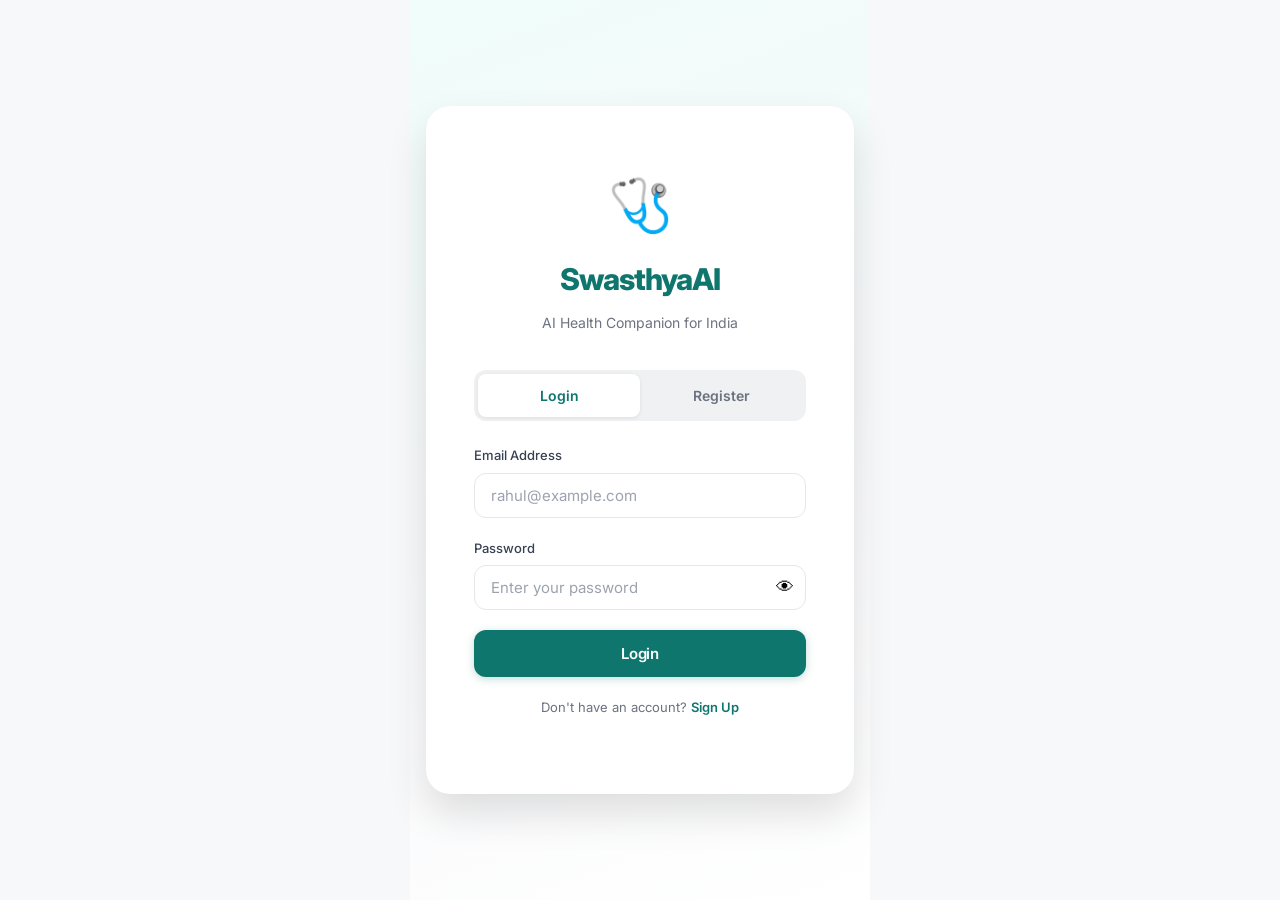
<file: frontend/index.html>
<!DOCTYPE html>
<html lang="en">
<head>
  <meta charset="UTF-8">
  <meta name="viewport" content="width=device-width, initial-scale=1.0">
  <title>SwasthyaAI — AI Health Companion</title>
  <link rel="stylesheet" href="css/style.css">
  <style>
    .auth-page {
      min-height: 100vh;
      background: linear-gradient(160deg, #F0FDFA 0%, #F7F8FA 50%, #FFFFFF 100%);
      display: flex;
      flex-direction: column;
      justify-content: center;
      padding: 24px 16px;
      max-width: 460px;
      margin: 0 auto;
    }
    .auth-card {
      background: white;
      border-radius: var(--radius-xl);
      padding: 40px 28px;
      box-shadow: var(--shadow-lg);
    }
    .logo-section { text-align: center; margin-bottom: 36px; }
    .logo-icon { font-size: 52px; margin-bottom: 8px; }
    .logo-title {
      font-size: 30px;
      font-weight: 800;
      color: var(--primary);
      letter-spacing: -0.03em;
    }
    .logo-subtitle {
      color: var(--text-muted);
      font-size: 14px;
      margin-top: 6px;
    }
    .radio-group { display: flex; gap: 12px; margin-top: 6px; flex-wrap: wrap; }
    .radio-label {
      display: flex;
      align-items: center;
      gap: 6px;
      font-size: 14px;
      cursor: pointer;
      padding: 8px 14px;
      border-radius: var(--radius-sm);
      border: 1.5px solid var(--border);
      transition: all 0.2s;
    }
    .radio-label:has(input:checked) {
      border-color: var(--primary);
      background: var(--primary-glow);
      color: var(--primary);
      font-weight: 500;
    }
    .password-wrapper { position: relative; }
    .password-wrapper .form-input { padding-right: 44px; }
    .toggle-password {
      position: absolute; right: 12px; top: 50%;
      transform: translateY(-50%); cursor: pointer;
      font-size: 18px; background: none; border: none;
    }
    .terms-row {
      display: flex; align-items: flex-start; gap: 8px;
      font-size: 13px; color: var(--text-muted);
    }
    .terms-row input { margin-top: 2px; accent-color: var(--primary); }
    .divider-text {
      text-align: center; color: var(--text-muted);
      font-size: 13px; margin: 20px 0;
    }
    .form-error {
      color: var(--danger);
      font-size: 13px;
      margin-top: 4px;
      background: #FEF2F2;
      padding: 8px 12px;
      border-radius: var(--radius-sm);
      border-left: 3px solid var(--danger);
    }

    @media (min-width: 768px) {
      .auth-card {
        padding: 56px 48px;
        box-shadow: var(--shadow-xl);
      }
    }
  </style>
</head>
<body>
  <div class="auth-page">
    <div class="auth-card">

    <!-- Logo -->
    <div class="logo-section">
      <div class="logo-icon">🩺</div>
      <div class="logo-title">SwasthyaAI</div>
      <div class="logo-subtitle">AI Health Companion for India</div>
    </div>

    <!-- Tabs -->
    <div class="tabs">
      <div class="tab active" id="tab-login" onclick="switchTab('login')">Login</div>
      <div class="tab" id="tab-register" onclick="switchTab('register')">Register</div>
    </div>

    <!-- LOGIN FORM -->
    <div id="login-form">
      <div class="form-group">
        <label class="form-label">Email Address</label>
        <input type="email" id="login-email" class="form-input"
               placeholder="rahul@example.com">
      </div>
      <div class="form-group">
        <label class="form-label">Password</label>
        <div class="password-wrapper">
          <input type="password" id="login-password" class="form-input"
                 placeholder="Enter your password">
          <button class="toggle-password" onclick="togglePassword('login-password')">👁</button>
        </div>
      </div>
      <div id="login-error" class="form-error" style="display:none;margin-bottom:12px;"></div>
      <button class="btn btn-primary" id="login-btn" onclick="handleLogin()">
        Login
      </button>
      <div class="divider-text">Don't have an account?
        <span style="color:var(--primary);cursor:pointer;font-weight:600;"
              onclick="switchTab('register')">Sign Up</span>
      </div>
    </div>

    <!-- REGISTER FORM -->
    <div id="register-form" style="display:none;">
      <div class="form-group">
        <label class="form-label">Full Name</label>
        <input type="text" id="reg-name" class="form-input"
               placeholder="Rahul Kumar">
      </div>
      <div style="display:flex;gap:12px;">
        <div class="form-group" style="flex:1">
          <label class="form-label">Age</label>
          <input type="number" id="reg-age" class="form-input"
                 placeholder="32" min="1" max="120">
        </div>
        <div class="form-group" style="flex:2">
          <label class="form-label">Gender</label>
          <select id="reg-gender" class="form-input">
            <option value="">Select</option>
            <option>Male</option>
            <option>Female</option>
            <option>Other</option>
            <option>Prefer not to say</option>
          </select>
        </div>
      </div>
      <div class="form-group">
        <label class="form-label">City</label>
        <input type="text" id="reg-city" class="form-input" placeholder="Pune">
      </div>
      <div class="form-group">
        <label class="form-label">Dietary Preference</label>
        <div class="radio-group">
          <label class="radio-label">
            <input type="radio" name="diet" value="veg" checked> Veg
          </label>
          <label class="radio-label">
            <input type="radio" name="diet" value="non-veg"> Non-Veg
          </label>
          <label class="radio-label">
            <input type="radio" name="diet" value="vegan"> Vegan
          </label>
        </div>
      </div>
      <div class="form-group">
        <label class="form-label">Preferred Language</label>
        <select id="reg-language" class="form-input">
          <option value="english">English</option>
          <option value="hindi">Hindi</option>
          <option value="marathi">Marathi</option>
        </select>
      </div>
      <div class="form-group">
        <label class="form-label">Email Address</label>
        <input type="email" id="reg-email" class="form-input"
               placeholder="rahul@example.com">
      </div>
      <div class="form-group">
        <label class="form-label">Password</label>
        <div class="password-wrapper">
          <input type="password" id="reg-password" class="form-input"
                 placeholder="Min 8 chars, 1 uppercase, 1 special">
          <button class="toggle-password"
                  onclick="togglePassword('reg-password')">👁</button>
        </div>
      </div>
      <div class="form-group">
        <div class="terms-row">
          <input type="checkbox" id="reg-terms">
          <label for="reg-terms">I agree to the Terms & Conditions
            and Privacy Policy</label>
        </div>
      </div>
      <div id="register-error"
           class="form-error" style="display:none;margin-bottom:12px;"></div>
      <button class="btn btn-primary" id="register-btn" onclick="handleRegister()">
        Create Account
      </button>
      <div class="divider-text">Already have an account?
        <span style="color:var(--primary);cursor:pointer;font-weight:600;"
              onclick="switchTab('login')">Login</span>
      </div>
    </div>

    </div>
  </div>

  <script src="js/utils.js"></script>
  <script src="js/auth.js"></script>
</body>
</html>
</file>
<file: frontend/css/style.css>
@import url('https://fonts.googleapis.com/css2?family=Inter:wght@300;400;500;600;700;800&display=swap');

/* ================================================================
   DESIGN SYSTEM — SwasthyaAI Healthcare Platform
   Inspired by: ZocDoc · Maven Clinic · One Medical
   Palette: Calm teal · Warm neutrals · Trust-building typography
   ================================================================ */

:root {
  /* Primary — Deep healthcare teal */
  --primary:        #0F766E;
  --primary-dark:   #115E59;
  --primary-light:  #CCFBF1;
  --primary-glow:   rgba(15, 118, 110, 0.10);
  --primary-hover:  #0D9488;

  /* Accent & Semantics */
  --accent:         #14B8A6;
  --secondary:      #0EA5E9;
  --success:        #059669;
  --warning:        #D97706;
  --danger:         #DC2626;

  /* Neutrals */
  --bg-main:        #F7F8FA;
  --bg-card:        #FFFFFF;
  --bg-glass:       rgba(255, 255, 255, 0.88);
  --text-main:      #1A1A2E;
  --text-secondary: #374151;
  --text-muted:     #6B7280;
  --border:         #E5E7EB;

  /* Typography */
  --font:           'Inter', system-ui, -apple-system, sans-serif;

  /* Radii */
  --radius-xl:      24px;
  --radius-lg:      20px;
  --radius-md:      12px;
  --radius-sm:      8px;

  /* Shadows — layered, subtle */
  --shadow-sm:      0 1px 3px rgba(0,0,0,0.04), 0 1px 2px rgba(0,0,0,0.02);
  --shadow-card:    0 2px 8px rgba(0,0,0,0.06), 0 0 1px rgba(0,0,0,0.04);
  --shadow-md:      0 4px 16px rgba(0,0,0,0.08), 0 0 1px rgba(0,0,0,0.04);
  --shadow-lg:      0 12px 32px rgba(0,0,0,0.10), 0 0 1px rgba(0,0,0,0.04);
  --shadow-xl:      0 20px 40px rgba(0,0,0,0.12), 0 0 1px rgba(0,0,0,0.04);
  --glass-border:   rgba(255, 255, 255, 0.5);

  /* Backward-compatible aliases (used in JS inline styles) */
  --bg:             var(--bg-main);
  --card-bg:        var(--bg-card);
  --primary-light:  #CCFBF1;
  --text-primary:   var(--text-main);
  --neutral:        #6B7280;
  --radius:         var(--radius-lg);
  --shadow:         var(--shadow-card);
}

/* ================================================================
   GLOBAL RESET & BASE
   ================================================================ */

html {
  scroll-behavior: smooth;
}

*, *::before, *::after {
  margin: 0;
  padding: 0;
  box-sizing: border-box;
  -webkit-tap-highlight-color: transparent;
}

body {
  font-family: var(--font);
  font-size: 15px;
  line-height: 1.65;
  background-color: var(--bg-main);
  color: var(--text-main);
  min-height: 100vh;
  overflow-x: hidden;
  -webkit-font-smoothing: antialiased;
  -moz-osx-font-smoothing: grayscale;
}

a {
  text-decoration: none;
  color: inherit;
  transition: color 0.2s ease;
}

img { max-width: 100%; display: block; }

/* Scrollbar */
::-webkit-scrollbar { width: 6px; }
::-webkit-scrollbar-track { background: transparent; }
::-webkit-scrollbar-thumb { background: #D1D5DB; border-radius: 10px; }
::-webkit-scrollbar-thumb:hover { background: var(--text-muted); }

/* ================================================================
   LAYOUT
   ================================================================ */

.container {
  max-width: 1200px;
  margin: 0 auto;
  padding: 0 20px;
}

.sidebar {
  z-index: 50;
  position: sticky;
}

.screen {
  max-width: 1200px;
  margin: 0 auto;
}

.page {
  padding-top: 24px;
  padding-bottom: 120px;
  animation: pageIn 0.35s ease-out;
}

@keyframes pageIn {
  from { opacity: 0; transform: translateY(8px); }
  to   { opacity: 1; transform: translateY(0); }
}

/* ================================================================
   TOP BAR
   ================================================================ */

.top-bar {
  position: sticky;
  top: 0;
  z-index: 100;
  background: var(--bg-glass);
  backdrop-filter: blur(16px);
  -webkit-backdrop-filter: blur(16px);
  border-bottom: 1px solid rgba(0,0,0,0.06);
  padding: 18px 20px;
  display: flex;
  justify-content: space-between;
  align-items: center;
}

.top-bar-title {
  font-size: 19px;
  font-weight: 700;
  color: var(--primary);
  display: flex;
  align-items: center;
  gap: 8px;
  letter-spacing: -0.02em;
}

/* ================================================================
   CARDS
   ================================================================ */

.card {
  background: var(--bg-card);
  border: none;
  border-radius: var(--radius-lg);
  padding: 24px;
  margin-bottom: 20px;
  box-shadow: var(--shadow-card);
  transition: transform 0.25s ease, box-shadow 0.25s ease;
}

.card:hover {
  transform: translateY(-2px);
  box-shadow: var(--shadow-md);
}

.card-title {
  font-size: 13px;
  font-weight: 600;
  color: var(--text-muted);
  text-transform: none;
  letter-spacing: 0.01em;
  margin-bottom: 18px;
  display: flex;
  align-items: center;
  justify-content: space-between;
}

/* ================================================================
   BUTTONS
   ================================================================ */

.btn {
  display: inline-flex;
  align-items: center;
  justify-content: center;
  padding: 14px 24px;
  border-radius: var(--radius-md);
  font-family: var(--font);
  font-size: 15px;
  font-weight: 600;
  cursor: pointer;
  transition: all 0.2s ease;
  border: none;
  gap: 8px;
  width: 100%;
  letter-spacing: -0.01em;
}

.btn-primary {
  background: var(--primary);
  color: white;
  box-shadow: 0 2px 8px rgba(15, 118, 110, 0.25);
}

.btn-primary:hover {
  background: var(--primary-hover);
  box-shadow: 0 4px 14px rgba(15, 118, 110, 0.30);
  transform: translateY(-1px);
}

.btn-primary:active {
  transform: translateY(0);
  box-shadow: 0 1px 4px rgba(15, 118, 110, 0.20);
}

.btn-outline {
  background: transparent;
  border: 1.5px solid var(--border);
  color: var(--text-main);
}

.btn-outline:hover {
  border-color: var(--primary);
  color: var(--primary);
  background: var(--primary-glow);
}

.btn-sm {
  padding: 8px 16px;
  font-size: 13px;
  width: auto;
}

.btn-success { background: var(--success); color: white; border: none; }
.btn-danger  { background: var(--danger);  color: white; border: none; }

/* ================================================================
   FORMS
   ================================================================ */

.form-group { margin-bottom: 20px; }

.form-label {
  display: block;
  font-size: 13px;
  font-weight: 500;
  margin-bottom: 6px;
  color: var(--text-secondary);
}

.form-input {
  width: 100%;
  padding: 12px 16px;
  border: 1.5px solid var(--border);
  border-radius: var(--radius-md);
  font-family: var(--font);
  font-size: 15px;
  background: white;
  color: var(--text-main);
  transition: border-color 0.2s ease, box-shadow 0.2s ease;
}

.form-input:focus {
  outline: none;
  border-color: var(--primary);
  box-shadow: 0 0 0 3px var(--primary-glow);
}

.form-input::placeholder {
  color: #9CA3AF;
}

.form-error {
  color: var(--danger);
  font-size: 13px;
  margin-top: 4px;
}

.form-select {
  appearance: none;
  background-image: url('data:image/svg+xml;utf8,<svg fill="%236B7280" height="20" viewBox="0 0 24 24" width="20" xmlns="http://www.w3.org/2000/svg"><path d="M7 10l5 5 5-5z"/></svg>');
  background-repeat: no-repeat;
  background-position: right 12px center;
  background-size: 20px;
  padding-right: 40px;
}

/* ================================================================
   BADGES
   ================================================================ */

.badge {
  display: inline-flex;
  align-items: center;
  padding: 4px 12px;
  border-radius: 20px;
  font-size: 12px;
  font-weight: 600;
}

.badge-primary { background: #F0FDFA; color: #0F766E; }
.badge-success { background: #ECFDF5; color: #047857; }
.badge-warning { background: #FFFBEB; color: #92400E; }
.badge-danger  { background: #FEF2F2; color: #991B1B; }

/* ================================================================
   BOTTOM NAVIGATION — Floating Pill
   ================================================================ */

.bottom-nav {
  position: fixed;
  bottom: 16px;
  left: 50%;
  transform: translateX(-50%);
  background: var(--bg-glass);
  backdrop-filter: blur(20px);
  -webkit-backdrop-filter: blur(20px);
  border: 1px solid rgba(0,0,0,0.06);
  display: flex;
  justify-content: space-around;
  padding: 8px 10px;
  border-radius: 28px;
  width: calc(100% - 32px);
  max-width: 420px;
  z-index: 1000;
  box-shadow: var(--shadow-lg);
}

.nav-item {
  display: flex;
  flex-direction: column;
  align-items: center;
  color: var(--text-muted);
  font-size: 10px;
  font-weight: 600;
  padding: 8px 14px;
  border-radius: 20px;
  transition: color 0.2s ease, background 0.2s ease;
  cursor: pointer;
  flex: 1;
}

.nav-item.active {
  color: var(--primary);
  background: var(--primary-glow);
}

.nav-icon {
  font-size: 22px;
  margin-bottom: 2px;
}

/* ================================================================
   CHAT BUBBLES
   ================================================================ */

.chat-container {
  padding: 20px;
  display: flex;
  flex-direction: column;
  gap: 14px;
}

.bubble {
  max-width: 85%;
  padding: 14px 18px;
  font-size: 15px;
  line-height: 1.6;
  position: relative;
}

.bubble-ai {
  background: #F0FDFA;
  color: var(--text-main);
  border-radius: 20px 20px 20px 6px;
  border: 1px solid #E0F2F1;
  align-self: flex-start;
}

.bubble-user {
  background: var(--primary);
  color: white;
  border-radius: 20px 20px 6px 20px;
  align-self: flex-end;
  box-shadow: 0 2px 8px rgba(15, 118, 110, 0.2);
}

.bubble-time {
  font-size: 10px;
  margin-top: 6px;
  opacity: 0.6;
}

/* ================================================================
   TYPING INDICATOR
   ================================================================ */

.typing-indicator {
  display: flex;
  gap: 5px;
  padding: 14px 18px;
  background: #F0FDFA;
  border-radius: 20px;
  border-bottom-left-radius: 6px;
  width: fit-content;
  border: 1px solid #E0F2F1;
}

.typing-dot {
  width: 9px;
  height: 9px;
  background: var(--accent);
  border-radius: 50%;
  animation: typingBounce 1.4s infinite;
}

.typing-dot:nth-child(2) { animation-delay: 0.15s; }
.typing-dot:nth-child(3) { animation-delay: 0.3s; }

@keyframes typingBounce {
  0%, 60%, 100% { transform: translateY(0); opacity: 0.5; }
  30% { transform: translateY(-6px); opacity: 1; }
}

/* ================================================================
   MODALS
   ================================================================ */

.modal-overlay {
  position: fixed;
  inset: 0;
  background: rgba(26, 26, 46, 0.5);
  backdrop-filter: blur(4px);
  z-index: 2000;
  display: none;
  justify-content: center;
  align-items: center;
  padding: 20px;
}

.modal-overlay.active { display: flex; }

.modal {
  background: white;
  border-radius: var(--radius-xl);
  padding: 32px;
  width: 100%;
  max-width: 440px;
  box-shadow: var(--shadow-xl);
  animation: modalIn 0.3s cubic-bezier(0.34, 1.56, 0.64, 1);
}

.modal-emergency {
  border-top: 4px solid var(--danger);
}

@keyframes modalIn {
  from { transform: scale(0.92); opacity: 0; }
  to   { transform: scale(1);    opacity: 1; }
}

/* ================================================================
   TABS — iOS-style segment control
   ================================================================ */

.tabs {
  display: flex;
  background: #EFF1F3;
  border-radius: var(--radius-md);
  padding: 4px;
  margin-bottom: 24px;
}

.tab {
  flex: 1;
  padding: 10px;
  text-align: center;
  border-radius: var(--radius-sm);
  font-size: 14px;
  font-weight: 600;
  cursor: pointer;
  color: var(--text-muted);
  transition: all 0.25s ease;
}

.tab.active {
  background: white;
  color: var(--primary);
  box-shadow: 0 1px 4px rgba(0,0,0,0.08);
}

/* ================================================================
   DISCLAIMER
   ================================================================ */

.disclaimer {
  background: #FFFBEB;
  border: none;
  border-left: 4px solid var(--warning);
  border-radius: var(--radius-sm);
  padding: 14px 16px;
  font-size: 13px;
  color: #92400E;
  margin: 16px 0;
  font-weight: 500;
  line-height: 1.6;
}

.disclaimer-danger {
  background: #FEF2F2;
  border-left-color: var(--danger);
  color: #991B1B;
}

/* ================================================================
   SKELETON LOADERS
   ================================================================ */

.skeleton {
  background: linear-gradient(90deg, #F1F5F9 30%, #E8ECF0 50%, #F1F5F9 70%);
  background-size: 200% 100%;
  animation: shimmer 1.8s infinite linear;
  border-radius: var(--radius-sm);
}

.skeleton-text {
  height: 16px;
  margin-bottom: 10px;
  border-radius: 4px;
}

.skeleton-card {
  height: 100px;
  margin-bottom: 16px;
  border-radius: var(--radius-md);
}

@keyframes shimmer {
  0%   { background-position: 200% 0; }
  100% { background-position: -200% 0; }
}

/* ================================================================
   EMPTY STATES
   ================================================================ */

.empty-state {
  text-align: center;
  padding: 64px 24px;
}

.empty-state-icon {
  font-size: 56px;
  margin-bottom: 16px;
  opacity: 0.7;
}

.empty-state-title {
  font-size: 18px;
  font-weight: 700;
  margin-bottom: 8px;
  color: var(--text-main);
}

.empty-state-text {
  color: var(--text-muted);
  font-size: 14px;
  line-height: 1.6;
  max-width: 320px;
  margin: 0 auto;
}

/* ================================================================
   UTILITIES
   ================================================================ */

.text-center   { text-align: center; }
.text-muted    { color: var(--text-muted); font-size: 13px; }
.text-success  { color: var(--success); }
.text-danger   { color: var(--danger); }
.text-warning  { color: var(--warning); }

.mt-8  { margin-top: 8px; }
.mt-16 { margin-top: 16px; }
.mt-20 { margin-top: 20px; }
.mb-8  { margin-bottom: 8px; }
.mb-16 { margin-bottom: 16px; }
.mb-20 { margin-bottom: 20px; }

.flex         { display: flex; }
.flex-between { justify-content: space-between; }
.flex-center  { align-items: center; }
.gap-8  { gap: 8px; }
.gap-16 { gap: 16px; }
.hidden { display: none; }

.divider {
  height: 1px;
  background: var(--border);
  margin: 20px 0;
}

/* ================================================================
   STATUS PULSE ANIMATION
   ================================================================ */

@keyframes statusPulse {
  0%, 100% { opacity: 1; }
  50%      { opacity: 0.4; }
}

/* ================================================================
   RESPONSIVE — DESKTOP (768px+)
   ================================================================ */

.dashboard-grid {
  display: grid;
  grid-template-columns: 1fr;
  gap: 20px;
}

@media (min-width: 768px) {
  .dashboard-grid { grid-template-columns: repeat(2, 1fr); }
  .full-width     { grid-column: span 2; }

  .page { padding-top: 40px; }

  .bottom-nav, #bottom-nav {
    display: none !important;
  }

  .auth-card {
    background: white;
    border-radius: var(--radius-xl);
    padding: 56px 48px;
    box-shadow: var(--shadow-lg);
  }
}

/* ================================================================
   RESPONSIVE — SMALL MOBILE
   ================================================================ */

@media (max-width: 480px) {
  .container { padding: 0 16px; }
  .card { padding: 20px; }
}

/* ================================================================
   AUTH PAGE (mobile base)
   ================================================================ */

.auth-page {
  min-height: 100vh;
  display: flex;
  flex-direction: column;
  justify-content: center;
  padding: 24px 16px;
}

/* ================================================================
   CHAT PAGE HELPERS
   ================================================================ */

.chat-page {
  max-width: 720px;
  margin: 0 auto;
}

.chat-input-area {
  max-width: 720px;
}

@media (min-width: 768px) {
  .chat-page { max-width: 720px; }
  .chat-input-area {
    left: 50%;
    transform: translateX(-50%);
  }
}
</file>
